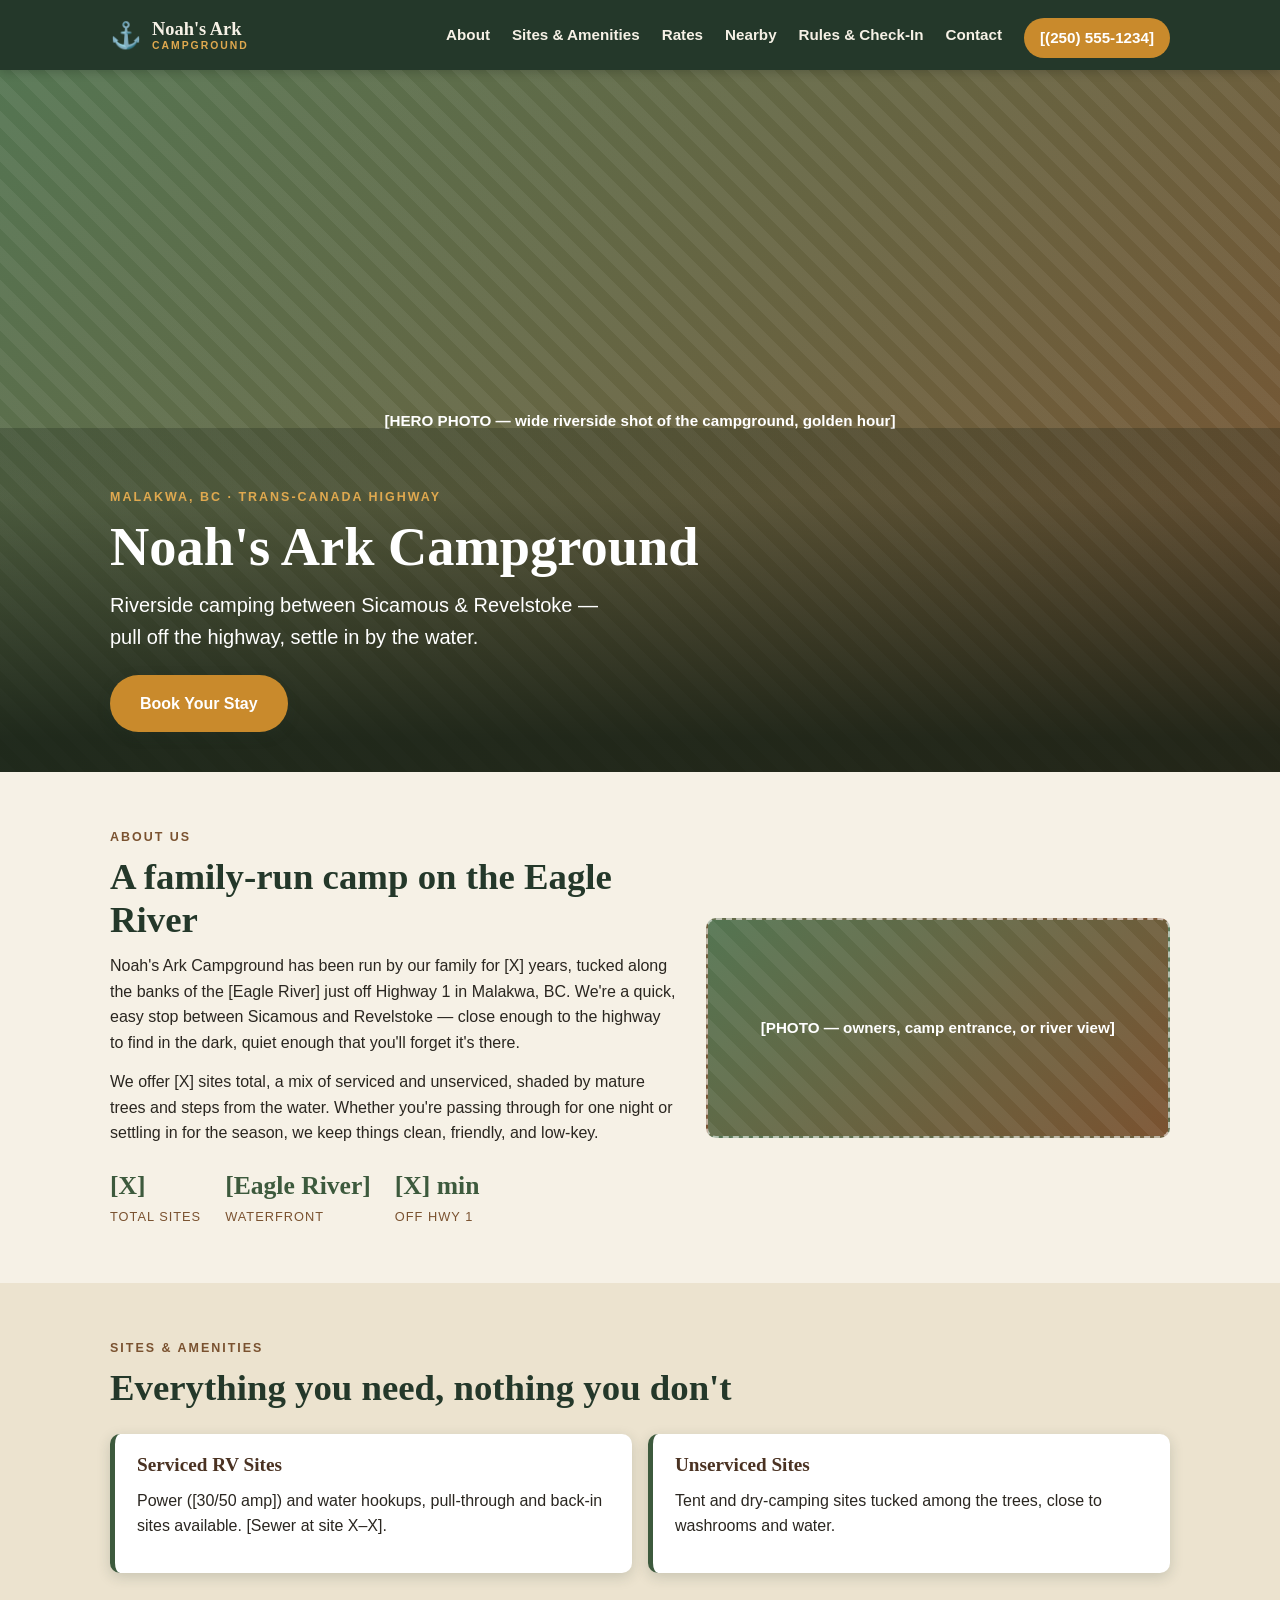
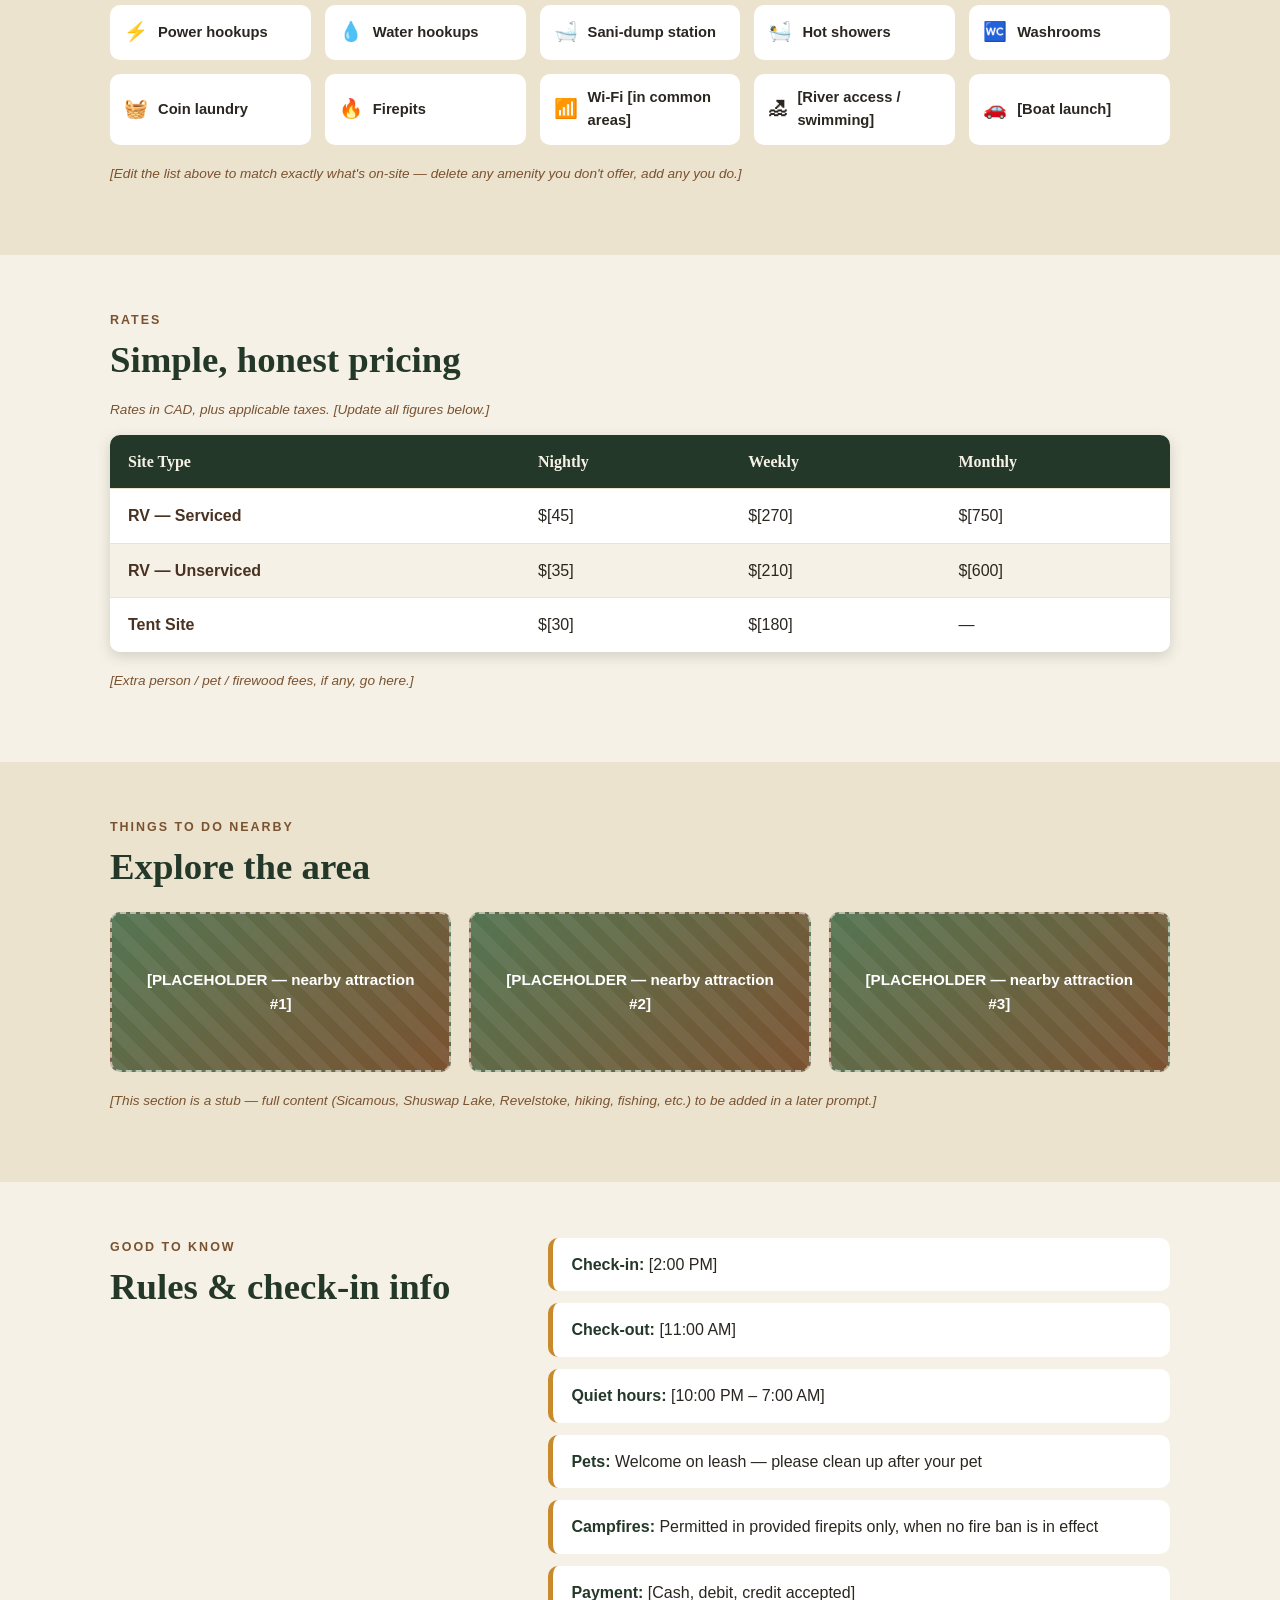
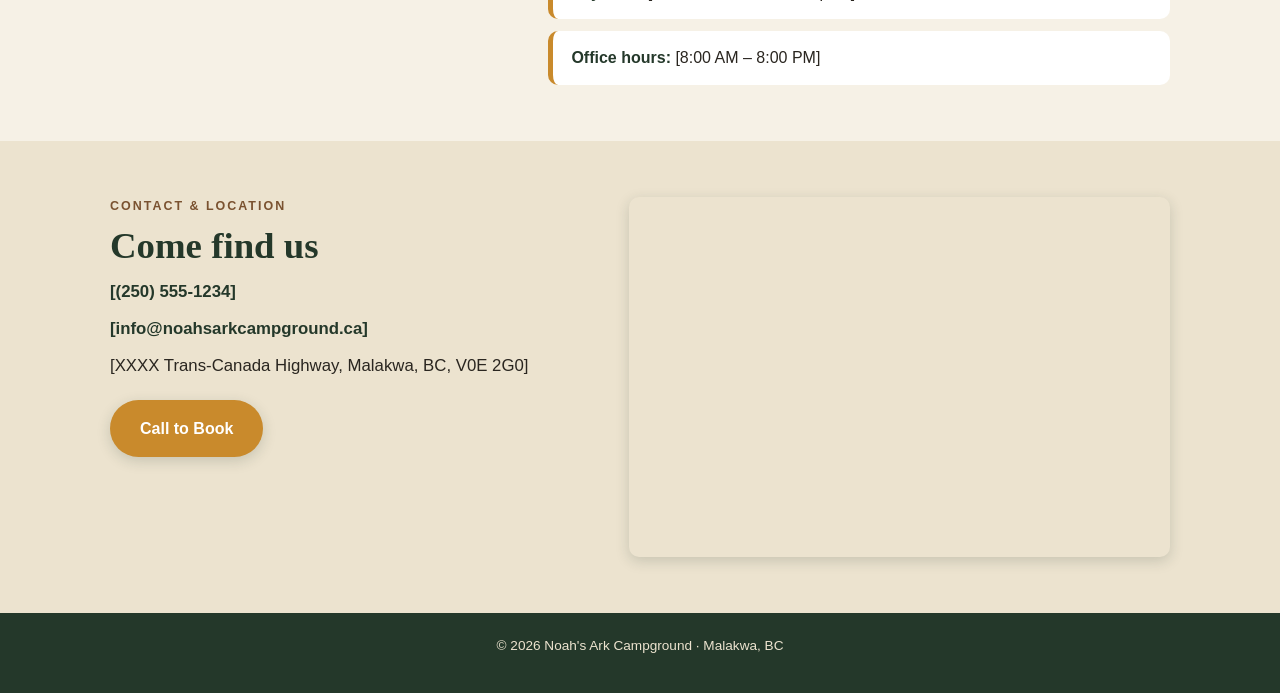
<file: noahs-ark-campground/index.html>
<!DOCTYPE html>
<html lang="en">
<head>
<meta charset="UTF-8">
<meta name="viewport" content="width=device-width, initial-scale=1.0">
<title>Noah's Ark Campground | Malakwa, BC — Riverside RV &amp; Tent Camping</title>
<meta name="description" content="Family-run campground on the Eagle River in Malakwa, BC, minutes off the Trans-Canada Highway between Sicamous and Revelstoke. Serviced RV sites, tent sites, and full amenities.">
<link rel="icon" href="data:,">
<link rel="stylesheet" href="styles.css">
</head>
<body>

<!-- =========================================================
     EDIT-ME NOTES (delete this comment block once done)
     - Replace every [BRACKETED] placeholder with real info.
     - Replace every .placeholder-img block with a real <img>.
     - Section 5 (Things To Do Nearby) is intentionally a
       stub — content for it comes in a later pass.
========================================================= -->

<!-- Sticky mobile call bar: one tap to reach a human, always -->
<div class="sticky-call-bar">
  <a href="tel:+12505551234" class="sticky-call-btn">
    <span class="call-icon" aria-hidden="true">&#128222;</span>
    Call Now: [(250) 555-1234]
  </a>
</div>

<header class="site-header">
  <div class="container header-inner">
    <a href="#top" class="brand">
      <span class="brand-mark" aria-hidden="true">&#9875;</span>
      <span class="brand-text">Noah's Ark<span class="brand-sub">Campground</span></span>
    </a>

    <button class="nav-toggle" id="navToggle" aria-expanded="false" aria-controls="primaryNav" aria-label="Toggle menu">
      <span></span><span></span><span></span>
    </button>

    <nav class="primary-nav" id="primaryNav">
      <a href="#about">About</a>
      <a href="#sites">Sites &amp; Amenities</a>
      <a href="#rates">Rates</a>
      <a href="#nearby">Nearby</a>
      <a href="#rules">Rules &amp; Check-In</a>
      <a href="#contact">Contact</a>
      <a href="tel:+12505551234" class="nav-phone">[(250) 555-1234]</a>
    </nav>
  </div>
</header>

<main id="top">

  <!-- 1. HERO -->
  <section class="hero" id="hero">
    <div class="placeholder-img hero-img">
      <span>[HERO PHOTO — wide riverside shot of the campground, golden hour]</span>
    </div>
    <div class="hero-overlay">
      <div class="container hero-content">
        <p class="eyebrow">Malakwa, BC &middot; Trans-Canada Highway</p>
        <h1>Noah's Ark Campground</h1>
        <p class="tagline">Riverside camping between Sicamous &amp; Revelstoke — pull off the highway, settle in by the water.</p>
        <a href="#contact" class="btn btn-primary">Book Your Stay</a>
      </div>
    </div>
  </section>

  <!-- 2. ABOUT -->
  <section class="section" id="about">
    <div class="container about-grid">
      <div class="about-text">
        <p class="section-eyebrow">About Us</p>
        <h2>A family-run camp on the Eagle River</h2>
        <p>Noah's Ark Campground has been run by our family for [X] years, tucked along the banks of the [Eagle River] just off Highway 1 in Malakwa, BC. We're a quick, easy stop between Sicamous and Revelstoke — close enough to the highway to find in the dark, quiet enough that you'll forget it's there.</p>
        <p>We offer [X] sites total, a mix of serviced and unserviced, shaded by mature trees and steps from the water. Whether you're passing through for one night or settling in for the season, we keep things clean, friendly, and low-key.</p>
        <ul class="about-stats">
          <li><strong>[X]</strong><span>Total Sites</span></li>
          <li><strong>[Eagle River]</strong><span>Waterfront</span></li>
          <li><strong>[X] min</strong><span>Off Hwy 1</span></li>
        </ul>
      </div>
      <div class="placeholder-img about-img">
        <span>[PHOTO — owners, camp entrance, or river view]</span>
      </div>
    </div>
  </section>

  <!-- 3. SITES & AMENITIES -->
  <section class="section section-alt" id="sites">
    <div class="container">
      <p class="section-eyebrow">Sites &amp; Amenities</p>
      <h2>Everything you need, nothing you don't</h2>

      <div class="site-types">
        <div class="site-type-card">
          <h3>Serviced RV Sites</h3>
          <p>Power ([30/50 amp]) and water hookups, pull-through and back-in sites available. [Sewer at site X–X].</p>
        </div>
        <div class="site-type-card">
          <h3>Unserviced Sites</h3>
          <p>Tent and dry-camping sites tucked among the trees, close to washrooms and water.</p>
        </div>
      </div>

      <ul class="amenities-grid">
        <li><span class="amenity-icon" aria-hidden="true">&#9889;</span>Power hookups</li>
        <li><span class="amenity-icon" aria-hidden="true">&#128167;</span>Water hookups</li>
        <li><span class="amenity-icon" aria-hidden="true">&#128705;</span>Sani-dump station</li>
        <li><span class="amenity-icon" aria-hidden="true">&#128704;</span>Hot showers</li>
        <li><span class="amenity-icon" aria-hidden="true">&#128702;</span>Washrooms</li>
        <li><span class="amenity-icon" aria-hidden="true">&#129530;</span>Coin laundry</li>
        <li><span class="amenity-icon" aria-hidden="true">&#128293;</span>Firepits</li>
        <li><span class="amenity-icon" aria-hidden="true">&#128246;</span>Wi-Fi [in common areas]</li>
        <li><span class="amenity-icon" aria-hidden="true">&#127958;</span>[River access / swimming]</li>
        <li><span class="amenity-icon" aria-hidden="true">&#128663;</span>[Boat launch]</li>
      </ul>
      <p class="amenities-note">[Edit the list above to match exactly what's on-site — delete any amenity you don't offer, add any you do.]</p>
    </div>
  </section>

  <!-- 4. RATES -->
  <section class="section" id="rates">
    <div class="container">
      <p class="section-eyebrow">Rates</p>
      <h2>Simple, honest pricing</h2>
      <p class="rates-note">Rates in CAD, plus applicable taxes. [Update all figures below.]</p>

      <div class="table-wrap">
        <table class="rates-table">
          <thead>
            <tr>
              <th scope="col">Site Type</th>
              <th scope="col">Nightly</th>
              <th scope="col">Weekly</th>
              <th scope="col">Monthly</th>
            </tr>
          </thead>
          <tbody>
            <tr>
              <th scope="row">RV &mdash; Serviced</th>
              <td>$[45]</td>
              <td>$[270]</td>
              <td>$[750]</td>
            </tr>
            <tr>
              <th scope="row">RV &mdash; Unserviced</th>
              <td>$[35]</td>
              <td>$[210]</td>
              <td>$[600]</td>
            </tr>
            <tr>
              <th scope="row">Tent Site</th>
              <td>$[30]</td>
              <td>$[180]</td>
              <td>&mdash;</td>
            </tr>
          </tbody>
        </table>
      </div>
      <p class="rates-note">[Extra person / pet / firewood fees, if any, go here.]</p>
    </div>
  </section>

  <!-- 5. THINGS TO DO NEARBY (placeholder — built out in a later pass) -->
  <section class="section section-alt" id="nearby">
    <div class="container">
      <p class="section-eyebrow">Things To Do Nearby</p>
      <h2>Explore the area</h2>
      <div class="nearby-grid">
        <div class="placeholder-img nearby-card">
          <span>[PLACEHOLDER — nearby attraction #1]</span>
        </div>
        <div class="placeholder-img nearby-card">
          <span>[PLACEHOLDER — nearby attraction #2]</span>
        </div>
        <div class="placeholder-img nearby-card">
          <span>[PLACEHOLDER — nearby attraction #3]</span>
        </div>
      </div>
      <p class="amenities-note">[This section is a stub — full content (Sicamous, Shuswap Lake, Revelstoke, hiking, fishing, etc.) to be added in a later prompt.]</p>
    </div>
  </section>

  <!-- 6. RULES & CHECK-IN -->
  <section class="section" id="rules">
    <div class="container rules-grid">
      <div>
        <p class="section-eyebrow">Good To Know</p>
        <h2>Rules &amp; check-in info</h2>
      </div>
      <ul class="rules-list">
        <li><strong>Check-in:</strong> [2:00 PM]</li>
        <li><strong>Check-out:</strong> [11:00 AM]</li>
        <li><strong>Quiet hours:</strong> [10:00 PM &ndash; 7:00 AM]</li>
        <li><strong>Pets:</strong> Welcome on leash &mdash; please clean up after your pet</li>
        <li><strong>Campfires:</strong> Permitted in provided firepits only, when no fire ban is in effect</li>
        <li><strong>Payment:</strong> [Cash, debit, credit accepted]</li>
        <li><strong>Office hours:</strong> [8:00 AM &ndash; 8:00 PM]</li>
      </ul>
    </div>
  </section>

  <!-- 7. CONTACT & LOCATION -->
  <section class="section section-alt" id="contact">
    <div class="container contact-grid">
      <div class="contact-info">
        <p class="section-eyebrow">Contact &amp; Location</p>
        <h2>Come find us</h2>
        <p class="contact-line"><a href="tel:+12505551234">[(250) 555-1234]</a></p>
        <p class="contact-line"><a href="mailto:info@noahsarkcampground.ca">[info@noahsarkcampground.ca]</a></p>
        <p class="contact-line">[XXXX Trans-Canada Highway, Malakwa, BC, V0E 2G0]</p>
        <a href="tel:+12505551234" class="btn btn-primary contact-call-btn">Call to Book</a>
      </div>
      <div class="map-wrap">
        <iframe
          title="Noah's Ark Campground location map"
          src="https://maps.google.com/maps?q=Malakwa%2C%20BC&t=&z=12&ie=UTF8&iwloc=&output=embed"
          width="100%" height="100%" style="border:0;" loading="lazy" referrerpolicy="no-referrer-when-downgrade">
        </iframe>
      </div>
    </div>
  </section>

</main>

<footer class="site-footer">
  <div class="container">
    <p>&copy; <span id="year"></span> Noah's Ark Campground &middot; Malakwa, BC</p>
  </div>
</footer>

<script src="script.js"></script>
</body>
</html>
</file>
<file: noahs-ark-campground/styles.css>
/* ==========================================================
   Noah's Ark Campground — styles.css
   Mobile-first. Warm/rustic palette: forest greens + wood tones.
========================================================== */

:root {
  --green-dark:  #24382a;
  --green:       #3d5a3d;
  --green-mid:   #547552;
  --wood-dark:   #4a3222;
  --wood:        #7a5230;
  --wood-light:  #a9784c;
  --cream:       #f6f1e6;
  --cream-dark:  #ece3cf;
  --amber:       #c98a2c;
  --amber-light: #e0a94f;
  --ink:         #2a2620;
  --white:       #ffffff;

  --font-head: Georgia, 'Times New Roman', serif;
  --font-body: -apple-system, BlinkMacSystemFont, 'Segoe UI', Roboto, Helvetica, Arial, sans-serif;

  --radius: 10px;
  --shadow: 0 4px 14px rgba(36, 56, 42, 0.18);
}

* { box-sizing: border-box; }
html { scroll-behavior: smooth; }

body {
  margin: 0;
  font-family: var(--font-body);
  background: var(--cream);
  color: var(--ink);
  line-height: 1.6;
  padding-bottom: 64px; /* room for sticky mobile call bar */
}

img { max-width: 100%; display: block; }

.container {
  width: 100%;
  max-width: 1100px;
  margin: 0 auto;
  padding: 0 20px;
}

h1, h2, h3 {
  font-family: var(--font-head);
  color: var(--green-dark);
  line-height: 1.15;
  margin: 0 0 12px;
}

h2 { font-size: clamp(1.6rem, 4vw, 2.3rem); }
h3 { font-size: 1.2rem; color: var(--wood-dark); }

p { margin: 0 0 14px; }

a { color: var(--wood); }

.btn {
  display: inline-block;
  padding: 14px 28px;
  border-radius: 999px;
  font-weight: 700;
  text-decoration: none;
  text-align: center;
  border: 2px solid transparent;
  transition: transform 0.15s ease, box-shadow 0.15s ease;
}
.btn-primary {
  background: var(--amber);
  color: var(--white);
  box-shadow: var(--shadow);
}
.btn-primary:hover { background: var(--amber-light); transform: translateY(-1px); }

/* ---------- Placeholder image blocks ---------- */
.placeholder-img {
  background:
    repeating-linear-gradient(45deg, rgba(255,255,255,0.06) 0 12px, transparent 12px 24px),
    linear-gradient(135deg, var(--green-mid), var(--wood));
  color: var(--white);
  border: 2px dashed rgba(255,255,255,0.55);
  border-radius: var(--radius);
  display: flex;
  align-items: center;
  justify-content: center;
  text-align: center;
  font-weight: 600;
  font-size: 0.95rem;
  padding: 24px;
  min-height: 220px;
}

/* ---------- Sticky mobile call bar ---------- */
.sticky-call-bar {
  position: fixed;
  left: 0; right: 0; bottom: 0;
  z-index: 500;
  background: var(--green-dark);
  border-top: 3px solid var(--amber);
}
.sticky-call-btn {
  display: flex;
  align-items: center;
  justify-content: center;
  gap: 10px;
  color: var(--white);
  text-decoration: none;
  font-weight: 700;
  font-size: 1rem;
  padding: 14px 10px;
}
.call-icon { font-size: 1.2rem; }

@media (min-width: 860px) {
  .sticky-call-bar { display: none; }
  body { padding-bottom: 0; }
}

/* ---------- Header / Nav ---------- */
.site-header {
  background: var(--green-dark);
  position: sticky;
  top: 0;
  z-index: 400;
  box-shadow: 0 2px 10px rgba(0,0,0,0.2);
}
.header-inner {
  display: flex;
  align-items: center;
  justify-content: space-between;
  padding-top: 12px;
  padding-bottom: 12px;
}
.brand {
  display: flex;
  align-items: center;
  gap: 10px;
  text-decoration: none;
  color: var(--white);
}
.brand-mark { font-size: 1.6rem; }
.brand-text {
  font-family: var(--font-head);
  font-weight: 700;
  font-size: 1.15rem;
  line-height: 1.1;
  color: var(--cream);
}
.brand-sub {
  display: block;
  font-family: var(--font-body);
  font-size: 0.65rem;
  letter-spacing: 2px;
  text-transform: uppercase;
  color: var(--amber-light);
  font-weight: 600;
}

.nav-toggle {
  background: none;
  border: none;
  width: 36px;
  height: 30px;
  display: flex;
  flex-direction: column;
  justify-content: space-between;
  cursor: pointer;
  padding: 4px 0;
}
.nav-toggle span {
  display: block;
  height: 3px;
  background: var(--cream);
  border-radius: 2px;
}

.primary-nav {
  display: none;
  flex-direction: column;
  gap: 4px;
  position: absolute;
  top: 100%;
  left: 0;
  right: 0;
  background: var(--green-dark);
  padding: 8px 20px 20px;
  border-top: 1px solid rgba(255,255,255,0.1);
}
.primary-nav.open { display: flex; }
.primary-nav a {
  color: var(--cream);
  text-decoration: none;
  padding: 10px 4px;
  border-bottom: 1px solid rgba(255,255,255,0.08);
  font-weight: 600;
}
.nav-phone {
  color: var(--amber-light) !important;
  margin-top: 6px;
}

@media (min-width: 860px) {
  .nav-toggle { display: none; }
  .primary-nav {
    display: flex;
    flex-direction: row;
    position: static;
    background: none;
    padding: 0;
    border-top: none;
    align-items: center;
    gap: 22px;
  }
  .primary-nav a {
    border-bottom: none;
    padding: 4px 0;
    font-size: 0.95rem;
  }
  .nav-phone {
    background: var(--amber);
    color: var(--white) !important;
    padding: 8px 16px !important;
    border-radius: 999px;
  }
}

/* ---------- Hero ---------- */
.hero {
  position: relative;
  min-height: 78vh;
  display: flex;
  align-items: flex-end;
}
.hero-img {
  position: absolute;
  inset: 0;
  border-radius: 0;
  border: none;
  min-height: unset;
}
.hero-overlay {
  position: relative;
  width: 100%;
  background: linear-gradient(0deg, rgba(20, 30, 20, 0.85) 10%, rgba(20, 30, 20, 0.25) 80%);
  padding: 60px 0 40px;
}
.hero-content { color: var(--white); }
.eyebrow, .section-eyebrow {
  text-transform: uppercase;
  letter-spacing: 2px;
  font-size: 0.78rem;
  font-weight: 700;
  color: var(--amber-light);
  margin-bottom: 8px;
}
.hero-content h1 {
  color: var(--white);
  font-size: clamp(2rem, 7vw, 3.4rem);
  margin-bottom: 10px;
}
.tagline {
  font-size: clamp(1rem, 2.6vw, 1.25rem);
  max-width: 46ch;
  margin-bottom: 22px;
}

/* ---------- Generic sections ---------- */
.section { padding: 56px 0; }
.section-alt { background: var(--cream-dark); }
.section-eyebrow { color: var(--wood); }

/* ---------- About ---------- */
.about-grid {
  display: grid;
  gap: 28px;
}
.about-stats {
  list-style: none;
  display: flex;
  gap: 24px;
  padding: 0;
  margin: 20px 0 0;
  flex-wrap: wrap;
}
.about-stats li {
  display: flex;
  flex-direction: column;
  min-width: 90px;
}
.about-stats strong {
  font-family: var(--font-head);
  font-size: 1.6rem;
  color: var(--green);
}
.about-stats span {
  font-size: 0.8rem;
  text-transform: uppercase;
  letter-spacing: 1px;
  color: var(--wood);
}

@media (min-width: 860px) {
  .about-grid { grid-template-columns: 1.1fr 0.9fr; align-items: center; }
}

/* ---------- Sites & amenities ---------- */
.site-types {
  display: grid;
  gap: 16px;
  margin: 24px 0 32px;
}
.site-type-card {
  background: var(--white);
  border-left: 5px solid var(--green);
  border-radius: var(--radius);
  padding: 20px 22px;
  box-shadow: var(--shadow);
}
@media (min-width: 640px) {
  .site-types { grid-template-columns: 1fr 1fr; }
}

.amenities-grid {
  list-style: none;
  display: grid;
  grid-template-columns: repeat(2, 1fr);
  gap: 14px;
  padding: 0;
  margin: 0;
}
.amenities-grid li {
  display: flex;
  align-items: center;
  gap: 10px;
  background: var(--white);
  padding: 12px 14px;
  border-radius: var(--radius);
  font-weight: 600;
  font-size: 0.92rem;
}
.amenity-icon { font-size: 1.2rem; }

@media (min-width: 640px) {
  .amenities-grid { grid-template-columns: repeat(3, 1fr); }
}
@media (min-width: 860px) {
  .amenities-grid { grid-template-columns: repeat(5, 1fr); }
}

.amenities-note, .rates-note {
  margin-top: 18px;
  font-size: 0.85rem;
  color: var(--wood);
  font-style: italic;
}

/* ---------- Rates ---------- */
.table-wrap { overflow-x: auto; border-radius: var(--radius); box-shadow: var(--shadow); }
.rates-table {
  width: 100%;
  border-collapse: collapse;
  background: var(--white);
  min-width: 480px;
}
.rates-table th, .rates-table td {
  padding: 14px 18px;
  text-align: left;
  border-bottom: 1px solid var(--cream-dark);
}
.rates-table thead th {
  background: var(--green-dark);
  color: var(--cream);
  font-family: var(--font-head);
  font-weight: 700;
}
.rates-table tbody th {
  color: var(--wood-dark);
  font-weight: 700;
}
.rates-table tbody tr:last-child td,
.rates-table tbody tr:last-child th { border-bottom: none; }
.rates-table tbody tr:nth-child(even) { background: var(--cream); }

/* ---------- Nearby (placeholder) ---------- */
.nearby-grid {
  display: grid;
  gap: 18px;
  margin-top: 24px;
}
.nearby-card { min-height: 160px; }
@media (min-width: 700px) {
  .nearby-grid { grid-template-columns: repeat(3, 1fr); }
}

/* ---------- Rules ---------- */
.rules-grid { display: grid; gap: 24px; }
.rules-list {
  list-style: none;
  padding: 0;
  margin: 0;
  display: grid;
  gap: 12px;
}
.rules-list li {
  background: var(--white);
  padding: 14px 18px;
  border-radius: var(--radius);
  border-left: 5px solid var(--amber);
}
.rules-list strong { color: var(--green-dark); }

@media (min-width: 860px) {
  .rules-grid { grid-template-columns: 0.8fr 1.2fr; }
}

/* ---------- Contact ---------- */
.contact-grid {
  display: grid;
  gap: 28px;
}
.contact-line { font-size: 1.05rem; margin-bottom: 10px; }
.contact-line a { color: var(--green-dark); font-weight: 700; text-decoration: none; }
.contact-call-btn { margin-top: 10px; }
.map-wrap {
  min-height: 280px;
  border-radius: var(--radius);
  overflow: hidden;
  box-shadow: var(--shadow);
}

@media (min-width: 860px) {
  .contact-grid { grid-template-columns: 1fr 1.1fr; align-items: start; }
  .map-wrap { min-height: 360px; }
}

/* ---------- Footer ---------- */
.site-footer {
  background: var(--green-dark);
  color: var(--cream-dark);
  text-align: center;
  padding: 22px 0;
  font-size: 0.85rem;
}
.site-footer a { color: var(--amber-light); }
</file>
